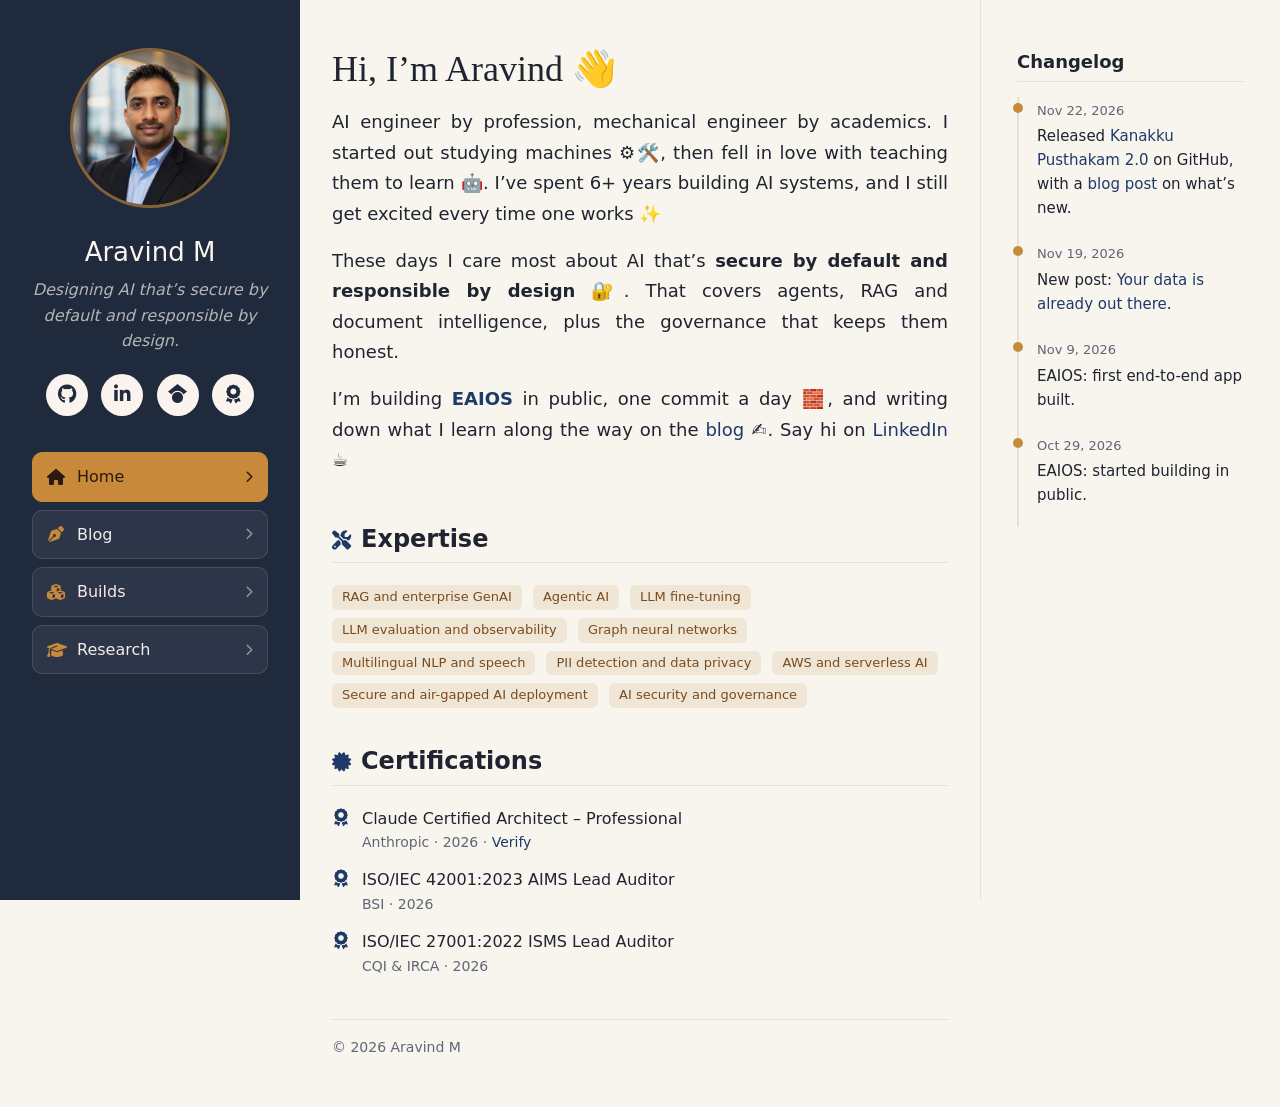
<file: index.html>
<!doctype html>
<html lang="en">
<head>
  <meta charset="utf-8">
  <meta name="viewport" content="width=device-width, initial-scale=1">
  <title>AravI</title>
  <link rel="icon" href="favicon.svg?v=4" type="image/svg+xml">
  <link rel="apple-touch-icon" href="apple-touch-icon.png?v=3">
  <meta name="description" content="Aravind M: AI engineer working on LLMs, RAG, agentic AI and AI security.">
  <link rel="stylesheet" href="https://cdnjs.cloudflare.com/ajax/libs/font-awesome/6.5.2/css/all.min.css" referrerpolicy="no-referrer">
  <link rel="stylesheet" href="style.css?v=29">
</head>
<body>
  <div class="layout">
    <aside class="sidebar">
      <a href="#home" class="home-link" aria-label="Go to home">
        <img src="me.jpeg" alt="Photo of Aravind M" class="avatar">
        <h1>Aravind M</h1>
      </a>
      <p class="tagline">Designing AI that’s secure by default and responsible by design.</p>
      <nav class="links">
        <a href="https://github.com/aravind-muraleedharan" target="_blank" rel="noopener noreferrer" aria-label="GitHub" title="GitHub">
          <i class="fa-brands fa-github" aria-hidden="true"></i>
        </a>
        <a href="https://www.linkedin.com/in/aravindm1991/" target="_blank" rel="noopener noreferrer" aria-label="LinkedIn" title="LinkedIn">
          <i class="fa-brands fa-linkedin-in" aria-hidden="true"></i>
        </a>
        <a href="https://scholar.google.com/citations?hl=en&amp;user=Jkv5EYMAAAAJ" target="_blank" rel="noopener noreferrer" aria-label="Google Scholar" title="Google Scholar">
          <i class="fa-brands fa-google-scholar" aria-hidden="true"></i>
        </a>
        <a href="https://www.credly.com/users/aravind-m-91/badges/credly" target="_blank" rel="noopener noreferrer" aria-label="Credly certifications" title="Certifications on Credly">
          <i class="fa-solid fa-award" aria-hidden="true"></i>
        </a>
      </nav>
      <nav class="sections">
        <a href="#home" class="about-link"><i class="fa-solid fa-house" aria-hidden="true"></i><span>Home</span><i class="fa-solid fa-chevron-right arrow" aria-hidden="true"></i></a>
        <a href="#blog"><i class="fa-solid fa-pen-nib" aria-hidden="true"></i><span>Blog</span><i class="fa-solid fa-chevron-right arrow" aria-hidden="true"></i></a>
        <a href="#builds"><i class="fa-solid fa-cubes" aria-hidden="true"></i><span>Builds</span><i class="fa-solid fa-chevron-right arrow" aria-hidden="true"></i></a>
        <a href="#research"><i class="fa-solid fa-graduation-cap" aria-hidden="true"></i><span>Research</span><i class="fa-solid fa-chevron-right arrow" aria-hidden="true"></i></a>
      </nav>
    </aside>

    <main>
      <section id="summary" class="summary home">
        <h2 class="hello">Hi, I’m Aravind 👋</h2>
        <p>
          AI engineer by profession, mechanical engineer by academics. I started out studying
          machines ⚙️🛠️, then fell in love with teaching them to learn 🤖. I’ve spent 6+ years building AI systems, and I still get excited every
          time one works ✨
        </p>
        <p>
          These days I care most about AI that’s <strong>secure by default and responsible by design</strong> 🔐.
          That covers agents, RAG and document intelligence, plus the governance that keeps them honest.
        </p>
        <p>
          I’m building <a href="https://github.com/aravind-muraleedharan/eaios" target="_blank" rel="noopener noreferrer"><strong>EAIOS</strong></a>
          in public, one commit a day 🧱, and writing down what I learn along the way on the
          <a href="#blog">blog</a> ✍️. Say hi on
          <a href="https://www.linkedin.com/in/aravindm1991/" target="_blank" rel="noopener noreferrer">LinkedIn</a> ☕
        </p>
      </section>

      <section class="focus home">
        <h2><i class="fa-solid fa-screwdriver-wrench section-icon" aria-hidden="true"></i>Expertise</h2>
        <div class="tags">
          <span>RAG and enterprise GenAI</span>
          <span>Agentic AI</span>
          <span>LLM fine-tuning</span>
          <span>LLM evaluation and observability</span>
          <span>Graph neural networks</span>
          <span>Multilingual NLP and speech</span>
          <span>PII detection and data privacy</span>
          <span>AWS and serverless AI</span>
          <span>Secure and air-gapped AI deployment</span>
          <span>AI security and governance</span>
        </div>
      </section>

      <section class="certs home">
        <h2><i class="fa-solid fa-certificate section-icon" aria-hidden="true"></i>Certifications</h2>
        <ul class="cert-list">
          <li>
            <i class="fa-solid fa-award" aria-hidden="true"></i>
            <div>
              <span class="cert-name">Claude Certified Architect – Professional</span>
              <span class="cert-meta">Anthropic · 2026 · <a href="https://www.credly.com/users/aravind-m-91/badges/credly" target="_blank" rel="noopener noreferrer">Verify</a></span>
            </div>
          </li>
          <li>
            <i class="fa-solid fa-award" aria-hidden="true"></i>
            <div>
              <span class="cert-name">ISO/IEC 42001:2023 AIMS Lead Auditor</span>
              <span class="cert-meta">BSI · 2026</span>
            </div>
          </li>
          <li>
            <i class="fa-solid fa-award" aria-hidden="true"></i>
            <div>
              <span class="cert-name">ISO/IEC 27001:2022 ISMS Lead Auditor</span>
              <span class="cert-meta">CQI &amp; IRCA · 2026</span>
            </div>
          </li>
        </ul>
      </section>

      <section id="blog" class="page">
        <h2><i class="fa-solid fa-pen-nib section-icon" aria-hidden="true"></i>Blog</h2>
        <p class="lead">What I wish I’d read before building it. <span class="lead-emoji" aria-hidden="true">😅</span></p>
        <div class="post-list">
          <a class="post-card" href="blog/kanakku-pusthakam-2.html">
            <span class="post-card-meta"><time datetime="2026-11-22">22 Nov 2026</time> · 6 min read · Builds · Privacy</span>
            <span class="post-card-title">Kanakku Pusthakam 2.0: an account book that never leaves your computer 📒</span>
            <span class="post-card-sub">A private, offline account book for Indian households, and what building it taught me.</span>
            <span class="post-card-more">Read post →</span>
          </a>
          <a class="post-card" href="blog/data-is-already-out-there.html">
            <span class="post-card-meta"><time datetime="2026-11-19">19 Nov 2026</time> · 4 min read · Privacy · AI</span>
            <span class="post-card-title">Your data is already out there 🌐</span>
            <span class="post-card-sub">AI makes that a bigger deal. Being safe is now a choice, not a default, with 5 easy swaps to stay safer.</span>
            <span class="post-card-more">Read post →</span>
          </a>
        </div>
      </section>

      <section id="builds" class="page">
        <h2><i class="fa-solid fa-cubes section-icon" aria-hidden="true"></i>Builds</h2>
        <div class="card">
          <h3><a href="https://github.com/aravind-muraleedharan/eaios" target="_blank" rel="noopener noreferrer">EAIOS</a></h3>
          <p>
            An all-in-one platform for enterprises to build, run and govern AI applications responsibly.
            Built in public, one commit a day. Today: a secure chat app backed by Claude, with a versioned
            chat API and configurable system prompts. Next: conversation history, audit log, guardrails,
            a policy engine, RAG and agents.
          </p>
          <div class="tags">
            <span>Python</span><span>FastAPI</span><span>Claude</span><span>AI governance</span>
          </div>
        </div>

        <div class="card">
          <h3><a href="https://github.com/aravind-muraleedharan/dns-malicious-node-detection-gnn" target="_blank" rel="noopener noreferrer">DNS malicious node detection with GNNs</a></h3>
          <p>
            Official implementation of the IEEE ICRAIE 2022 paper “Malicious Node Identification for DNS
            Data Using Graph Convolutional Networks”, featuring large-scale DNS knowledge graph construction
            and GCN-based node classification.
          </p>
          <div class="tags">
            <span>Python</span><span>Graph neural networks</span><span>Cybersecurity</span>
          </div>
        </div>

        <div class="card">
          <h3><a href="https://github.com/aravind-muraleedharan/kanakku-pusthakam" target="_blank" rel="noopener noreferrer">Kanakku Pusthakam</a></h3>
          <p>
            A private personal account book that runs on your own machine, so your data never leaves it.
            Tracks income, expenses, credit cards, investments and loans, with monthly and category reports.
            Login with MFA; data stays in a single local SQLite file.
          </p>
          <div class="tags">
            <span>Python</span><span>Flask</span><span>SQLite</span><span>Privacy-first</span><span>MFA</span>
          </div>
        </div>

        <p class="more"><a href="https://github.com/aravind-muraleedharan?tab=repositories" target="_blank" rel="noopener noreferrer">All repositories on GitHub <i class="fa-solid fa-arrow-up-right-from-square" aria-hidden="true"></i></a></p>
      </section>

      <section id="research" class="page">
        <h2><i class="fa-solid fa-graduation-cap section-icon" aria-hidden="true"></i>Research</h2>
        <p class="lead">From flames <span class="lead-emoji" aria-hidden="true">🔥</span> to neural nets <span class="lead-emoji" aria-hidden="true">🧠</span>: two papers in combustion science, two&nbsp;in&nbsp;AI.</p>
        <div class="papers">
          <article class="paper">
            <div class="paper-year">2023</div>
            <div class="paper-body">
              <div class="paper-badges"><span class="badge field"><i class="fa-solid fa-brain" aria-hidden="true"></i>Medical AI</span><span class="badge pub springer"><i class="fa-solid fa-building-columns" aria-hidden="true"></i>Springer</span></div>
              <h3>Alzheimer's Detection and Prediction on MRI Scans: A Comparative Study</h3>
              <p class="authors">N. Nair, P. Poornachandran, V. G. Sujadevi, <strong>Aravind M</strong></p>
              <p class="venue">Multi-disciplinary Trends in Artificial Intelligence (MIWAI 2023), LNCS</p>
              <div class="paper-links">
              <a class="btn" href="https://doi.org/10.1007/978-3-031-36402-0_22" target="_blank" rel="noopener noreferrer"><i class="fa-solid fa-arrow-up-right-from-square" aria-hidden="true"></i>View paper</a>
              </div>
            </div>
          </article>
          <article class="paper">
            <div class="paper-year">2022</div>
            <div class="paper-body">
              <div class="paper-badges"><span class="badge field"><i class="fa-solid fa-shield-halved" aria-hidden="true"></i>Cybersecurity</span><span class="badge pub ieee"><i class="fa-solid fa-building-columns" aria-hidden="true"></i>IEEE</span></div>
              <h3>Malicious Node Identification for DNS Data Using Graph Convolutional Networks</h3>
              <p class="authors"><strong>Aravind M</strong>, et al.</p>
              <p class="venue">IEEE International Conference on Recent Advances and Innovations in Engineering (ICRAIE)</p>
              <div class="paper-links">
              <a class="btn" href="https://ieeexplore.ieee.org/document/10054347/" target="_blank" rel="noopener noreferrer"><i class="fa-solid fa-arrow-up-right-from-square" aria-hidden="true"></i>View paper</a>
              <a class="btn" href="https://github.com/aravind-muraleedharan/dns-malicious-node-detection-gnn" target="_blank" rel="noopener noreferrer"><i class="fa-brands fa-github" aria-hidden="true"></i>Code</a>
              </div>
            </div>
          </article>
          <article class="paper">
            <div class="paper-year">2021</div>
            <div class="paper-body">
              <div class="paper-badges"><span class="badge field"><i class="fa-solid fa-fire" aria-hidden="true"></i>Combustion</span><span class="badge pub mdpi"><i class="fa-solid fa-building-columns" aria-hidden="true"></i>MDPI</span><span class="badge oa">Open access</span></div>
              <h3>Effect of Burner Wall Material on Microjet Hydrogen Diffusion Flames near Extinction: A Numerical Study</h3>
              <p class="authors"><strong>Aravind M</strong>, et al.</p>
              <p class="venue">Energies, vol. 14, 8266</p>
              <div class="paper-links">
              <a class="btn" href="https://doi.org/10.3390/en14248266" target="_blank" rel="noopener noreferrer"><i class="fa-solid fa-arrow-up-right-from-square" aria-hidden="true"></i>View paper</a>
              </div>
            </div>
          </article>
          <article class="paper">
            <div class="paper-year">2020</div>
            <div class="paper-body">
              <div class="paper-badges"><span class="badge field"><i class="fa-solid fa-fire" aria-hidden="true"></i>Combustion</span><span class="badge pub elsevier"><i class="fa-solid fa-building-columns" aria-hidden="true"></i>Elsevier</span></div>
              <h3>Combustion Characteristics of Syngas Laminar Microjet Diffusion Flames</h3>
              <p class="authors"><strong>Aravind M</strong>, et al.</p>
              <p class="venue">Journal of the Taiwan Institute of Chemical Engineers, vol. 115</p>
              <div class="paper-links">
              <a class="btn" href="https://doi.org/10.1016/j.jtice.2020.10.014" target="_blank" rel="noopener noreferrer"><i class="fa-solid fa-arrow-up-right-from-square" aria-hidden="true"></i>View paper</a>
              </div>
            </div>
          </article>
        </div>
      </section>

      <footer>
        <p>© 2026 Aravind M</p>
      </footer>
    </main>

    <aside class="updates">
      <h2>Changelog</h2>
      <ul>
        <li>
          <time datetime="2026-11-22">Nov 22, 2026</time>
          <p>Released <a href="https://github.com/aravind-muraleedharan/kanakku-pusthakam" target="_blank" rel="noopener noreferrer">Kanakku Pusthakam 2.0</a> on GitHub, with a <a href="blog/kanakku-pusthakam-2.html">blog post</a> on what’s new.</p>
        </li>
        <li>
          <time datetime="2026-11-19">Nov 19, 2026</time>
          <p>New post: <a href="blog/data-is-already-out-there.html">Your data is already out there</a>.</p>
        </li>
        <li>
          <time datetime="2026-11-09">Nov 9, 2026</time>
          <p>EAIOS: first end-to-end app built.</p>
        </li>
        <li>
          <time datetime="2026-10-29">Oct 29, 2026</time>
          <p>EAIOS: started building in public.</p>
        </li>
      </ul>
    </aside>
  </div>
</body>
</html>
</file>
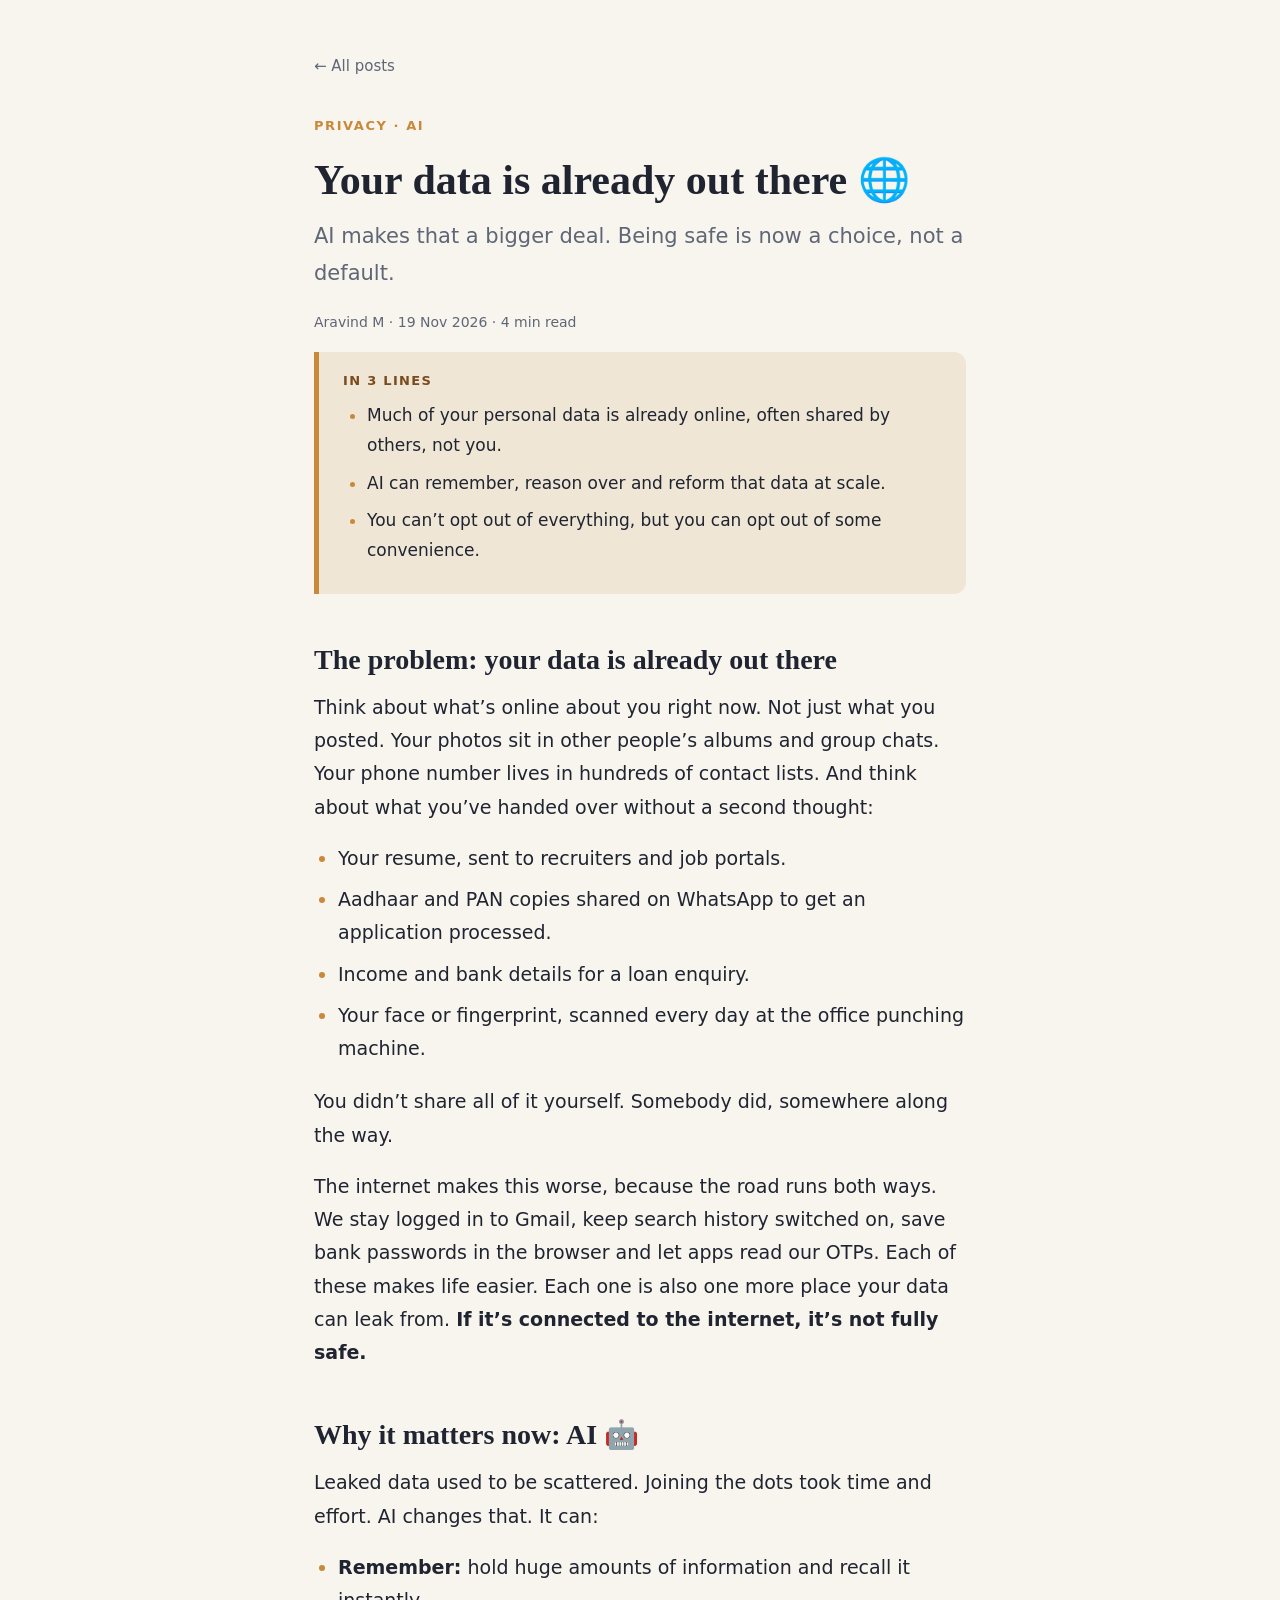
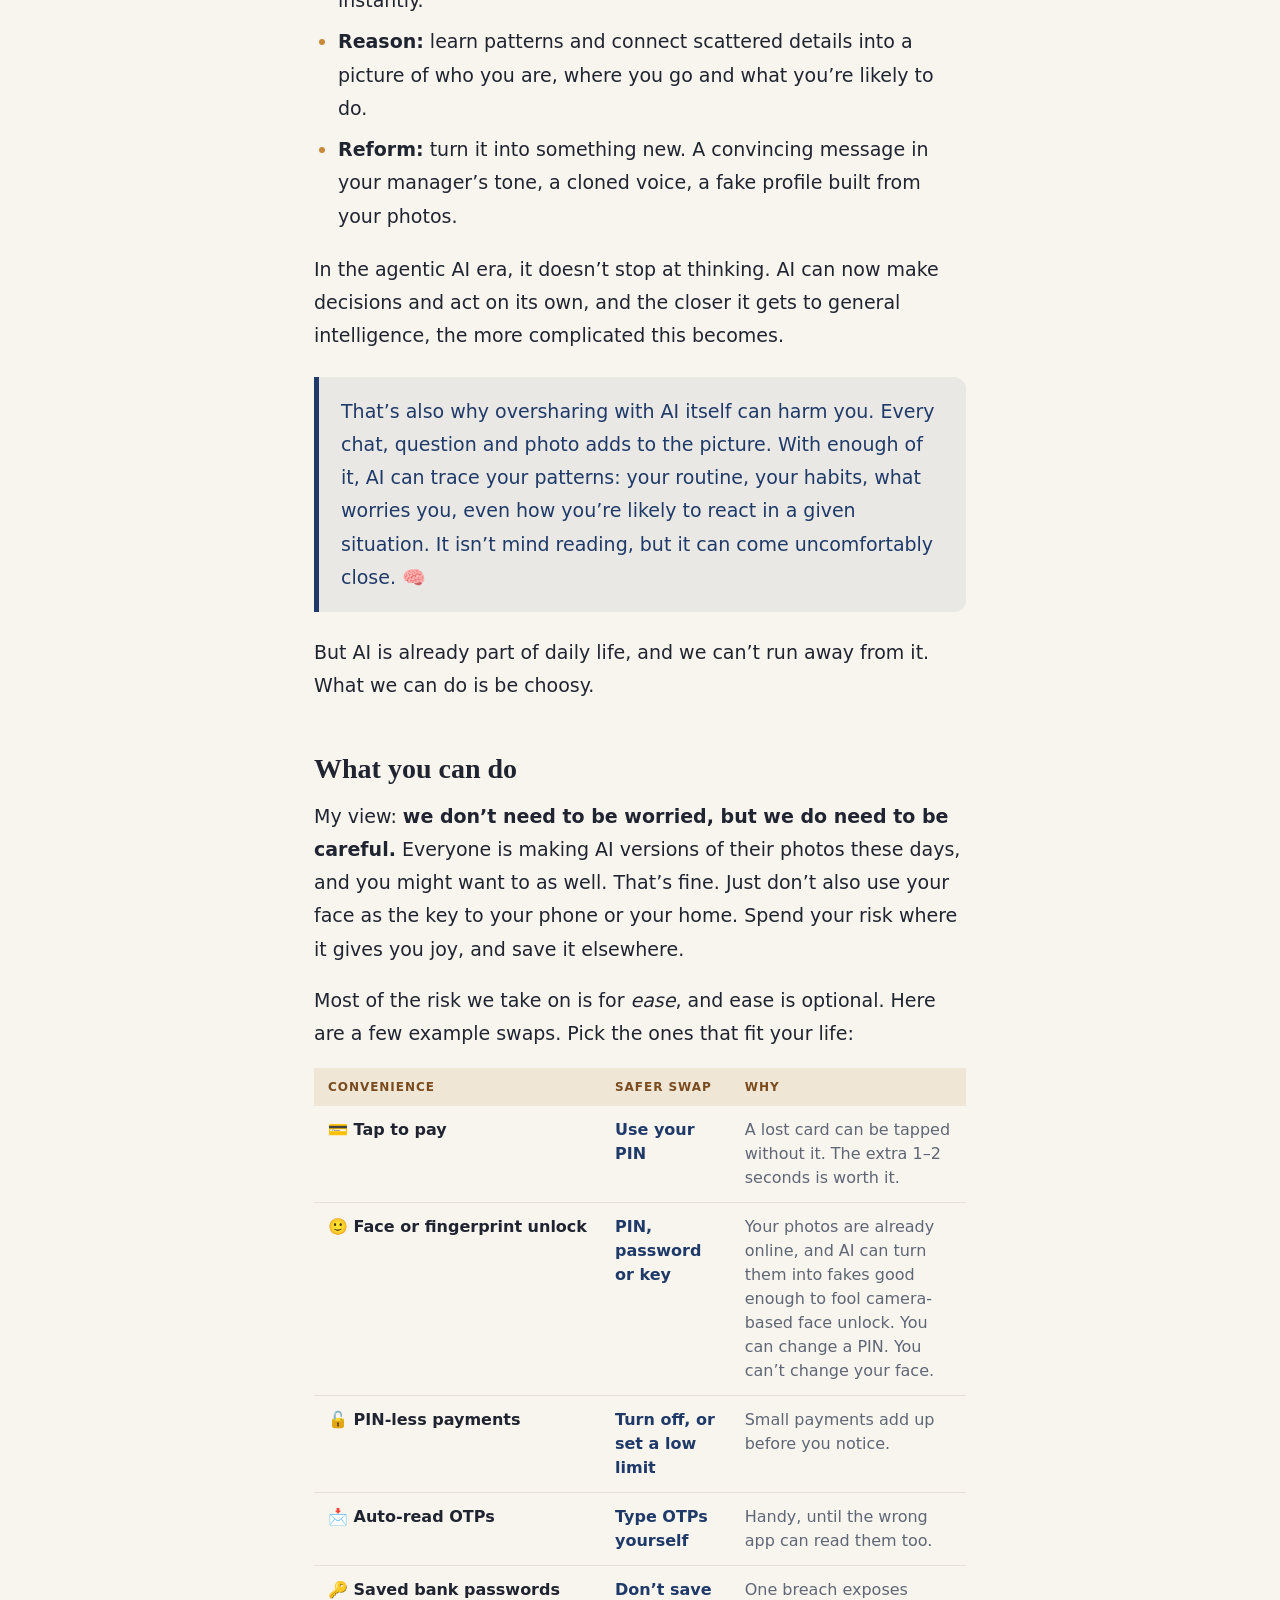
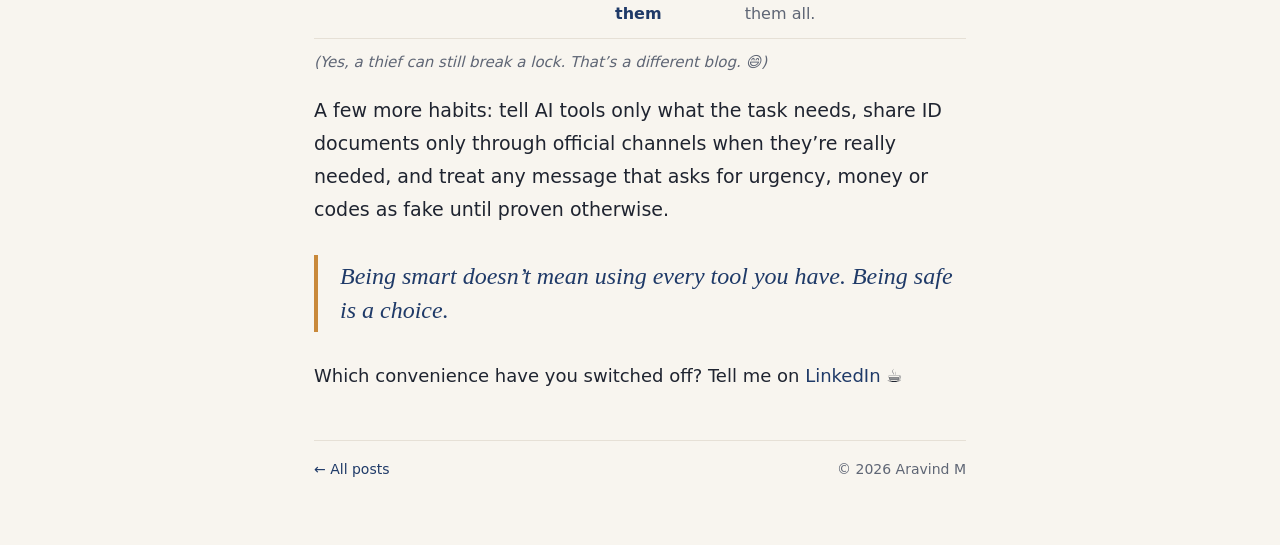
<file: blog/data-is-already-out-there.html>
<!doctype html>
<html lang="en">
<head>
  <meta charset="utf-8">
  <meta name="viewport" content="width=device-width, initial-scale=1">
  <title>Your data is already out there · AravI</title>
  <meta name="description" content="Much of your personal data is already online. AI makes that a bigger deal. Being safe is now a choice, not a default.">
  <link rel="canonical" href="https://aravi.dev/blog/data-is-already-out-there.html">
  <meta property="og:type" content="article">
  <meta property="og:site_name" content="AravI">
  <meta property="og:title" content="Your data is already out there">
  <meta property="og:description" content="Much of your personal data is already online. AI makes that a bigger deal. Being safe is now a choice, not a default.">
  <meta property="og:url" content="https://aravi.dev/blog/data-is-already-out-there.html">
  <meta property="og:image" content="https://aravi.dev/blog/data-is-already-out-there.png">
  <meta property="og:image:width" content="1200">
  <meta property="og:image:height" content="630">
  <meta name="twitter:card" content="summary_large_image">
  <meta name="author" content="Aravind M">
  <link rel="icon" href="../favicon.svg?v=4" type="image/svg+xml">
  <link rel="apple-touch-icon" href="../apple-touch-icon.png?v=3">
  <link rel="stylesheet" href="../style.css?v=29">
  <link rel="stylesheet" href="post.css?v=5">
</head>
<body>
  <article class="post">
    <a class="back" href="../#blog">← All posts</a>

    <header>
      <p class="post-kicker">Privacy · AI</p>
      <h1>Your data is already out there 🌐</h1>
      <p class="post-sub">AI makes that a bigger deal. Being safe is now a choice, not a default.</p>
      <p class="post-meta">Aravind M · <time datetime="2026-11-19">19 Nov 2026</time> · 4 min read</p>
    </header>

    <aside class="tldr">
      <p class="tldr-title">In 3 lines</p>
      <ul>
        <li>Much of your personal data is already online, often shared by others, not you.</li>
        <li>AI can remember, reason over and reform that data at scale.</li>
        <li>You can’t opt out of everything, but you can opt out of some convenience.</li>
      </ul>
    </aside>

    <h2>The problem: your data is already out there</h2>
    <p>
      Think about what’s online about you right now. Not just what you posted. Your photos sit in
      other people’s albums and group chats. Your phone number lives in hundreds of contact lists.
      And think about what you’ve handed over without a second thought:
    </p>
    <ul>
      <li>Your resume, sent to recruiters and job portals.</li>
      <li>Aadhaar and PAN copies shared on WhatsApp to get an application processed.</li>
      <li>Income and bank details for a loan enquiry.</li>
      <li>Your face or fingerprint, scanned every day at the office punching machine.</li>
    </ul>
    <p>
      You didn’t share all of it yourself. Somebody did, somewhere along the way.
    </p>
    <p>
      The internet makes this worse, because the road runs both ways. We stay logged in to Gmail,
      keep search history switched on, save bank passwords in the browser and let apps read our OTPs.
      Each of these makes life easier. Each one is also one more place your data can leak from.
      <strong>If it’s connected to the internet, it’s not fully safe.</strong>
    </p>

    <h2>Why it matters now: AI 🤖</h2>
    <p>
      Leaked data used to be scattered. Joining the dots took time and effort. AI changes that. It can:
    </p>
    <ul>
      <li><strong>Remember:</strong> hold huge amounts of information and recall it instantly.</li>
      <li><strong>Reason:</strong> learn patterns and connect scattered details into a picture of who you are, where you go and what you’re likely to do.</li>
      <li><strong>Reform:</strong> turn it into something new. A convincing message in your manager’s tone, a cloned voice, a fake profile built from your photos.</li>
    </ul>
    <p>
      In the agentic AI era, it doesn’t stop at thinking. AI can now make decisions and act on its
      own, and the closer it gets to general intelligence, the more complicated this becomes.
    </p>
    <p class="highlight">
      That’s also why oversharing with AI itself can harm you. Every chat, question and photo adds to
      the picture. With enough of it, AI can trace your patterns: your routine, your habits, what
      worries you, even how you’re likely to react in a given situation. It isn’t mind reading, but
      it can come uncomfortably close. 🧠
    </p>
    <p>
      But AI is already part of daily life, and we can’t run away from it. What we can do is be choosy.
    </p>

    <h2>What you can do</h2>
    <p>
      My view: <strong>we don’t need to be worried, but we do need to be careful.</strong> Everyone is
      making AI versions of their photos these days, and you might want to as well. That’s fine. Just
      don’t also use your face as the key to your phone or your home. Spend your risk where it gives
      you joy, and save it elsewhere.
    </p>
    <p>
      Most of the risk we take on is for <em>ease</em>, and ease is optional. Here are a few example swaps.
      Pick the ones that fit your life:
    </p>

    <div class="table-wrap">
      <table class="swaps">
        <thead>
          <tr><th>Convenience</th><th>Safer swap</th><th>Why</th></tr>
        </thead>
        <tbody>
          <tr><td>💳 Tap to pay</td><td>Use your PIN</td><td>A lost card can be tapped without it. The extra 1–2 seconds is worth it.</td></tr>
          <tr><td>🙂 Face or fingerprint unlock</td><td>PIN, password or key</td><td>Your photos are already online, and AI can turn them into fakes good enough to fool camera-based face unlock. You can change a PIN. You can’t change your face.</td></tr>
          <tr><td>🔓 PIN-less payments</td><td>Turn off, or set a low limit</td><td>Small payments add up before you notice.</td></tr>
          <tr><td>📩 Auto-read OTPs</td><td>Type OTPs yourself</td><td>Handy, until the wrong app can read them too.</td></tr>
          <tr><td>🔑 Saved bank passwords</td><td>Don’t save them</td><td>One breach exposes them all.</td></tr>
        </tbody>
      </table>
    </div>
    <p class="aside-note">
      (Yes, a thief can still break a lock. That’s a different blog. 😄)
    </p>
    <p>
      A few more habits: tell AI tools only what the task needs, share ID documents only through
      official channels when they’re really needed, and treat any message that asks for urgency, money or codes as fake until proven otherwise.
    </p>

    <blockquote>
      Being smart doesn’t mean using every tool you have. Being safe is a choice.
    </blockquote>

    <p class="post-end">
      Which convenience have you switched off? Tell me on
      <a href="https://www.linkedin.com/in/aravindm1991/" target="_blank" rel="noopener noreferrer">LinkedIn</a> ☕
    </p>

    <footer class="post-foot">
      <a href="../#blog">← All posts</a>
      <span>© 2026 Aravind M</span>
    </footer>
  </article>
</body>
</html>
</file>
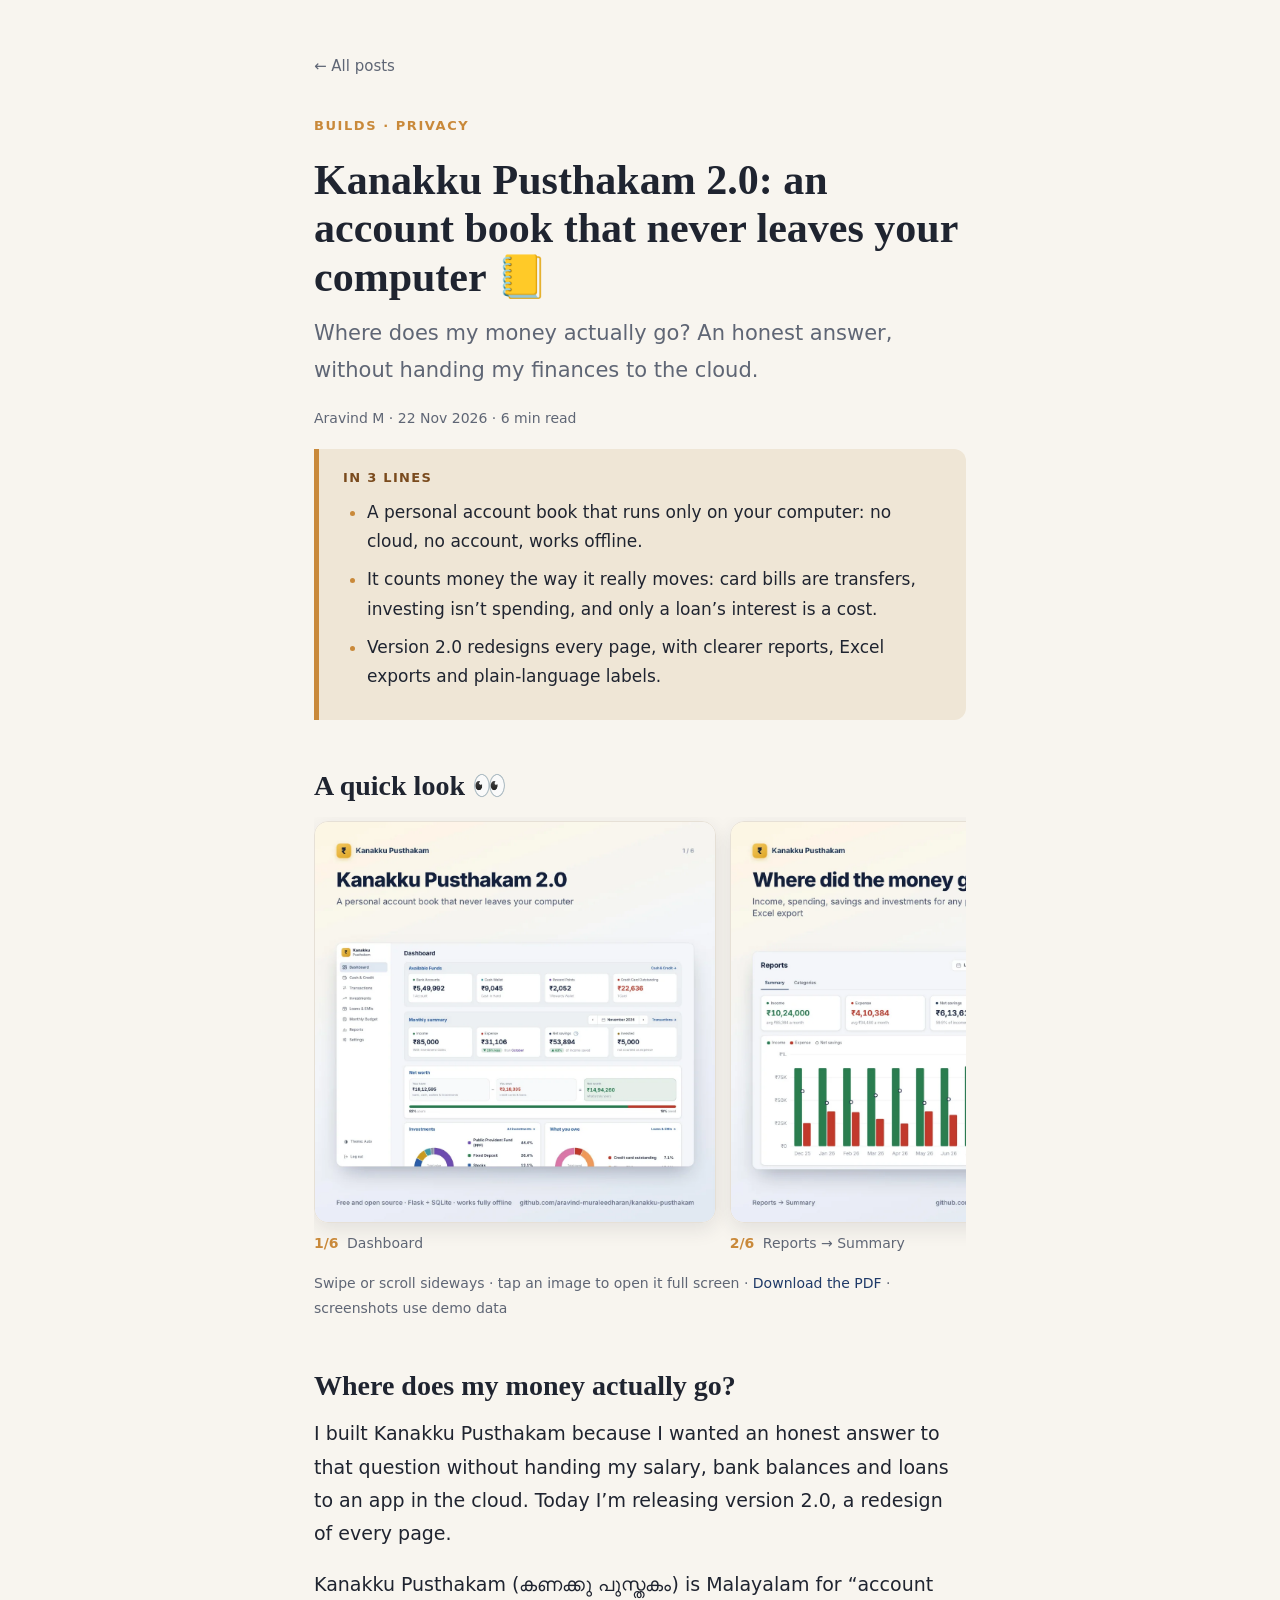
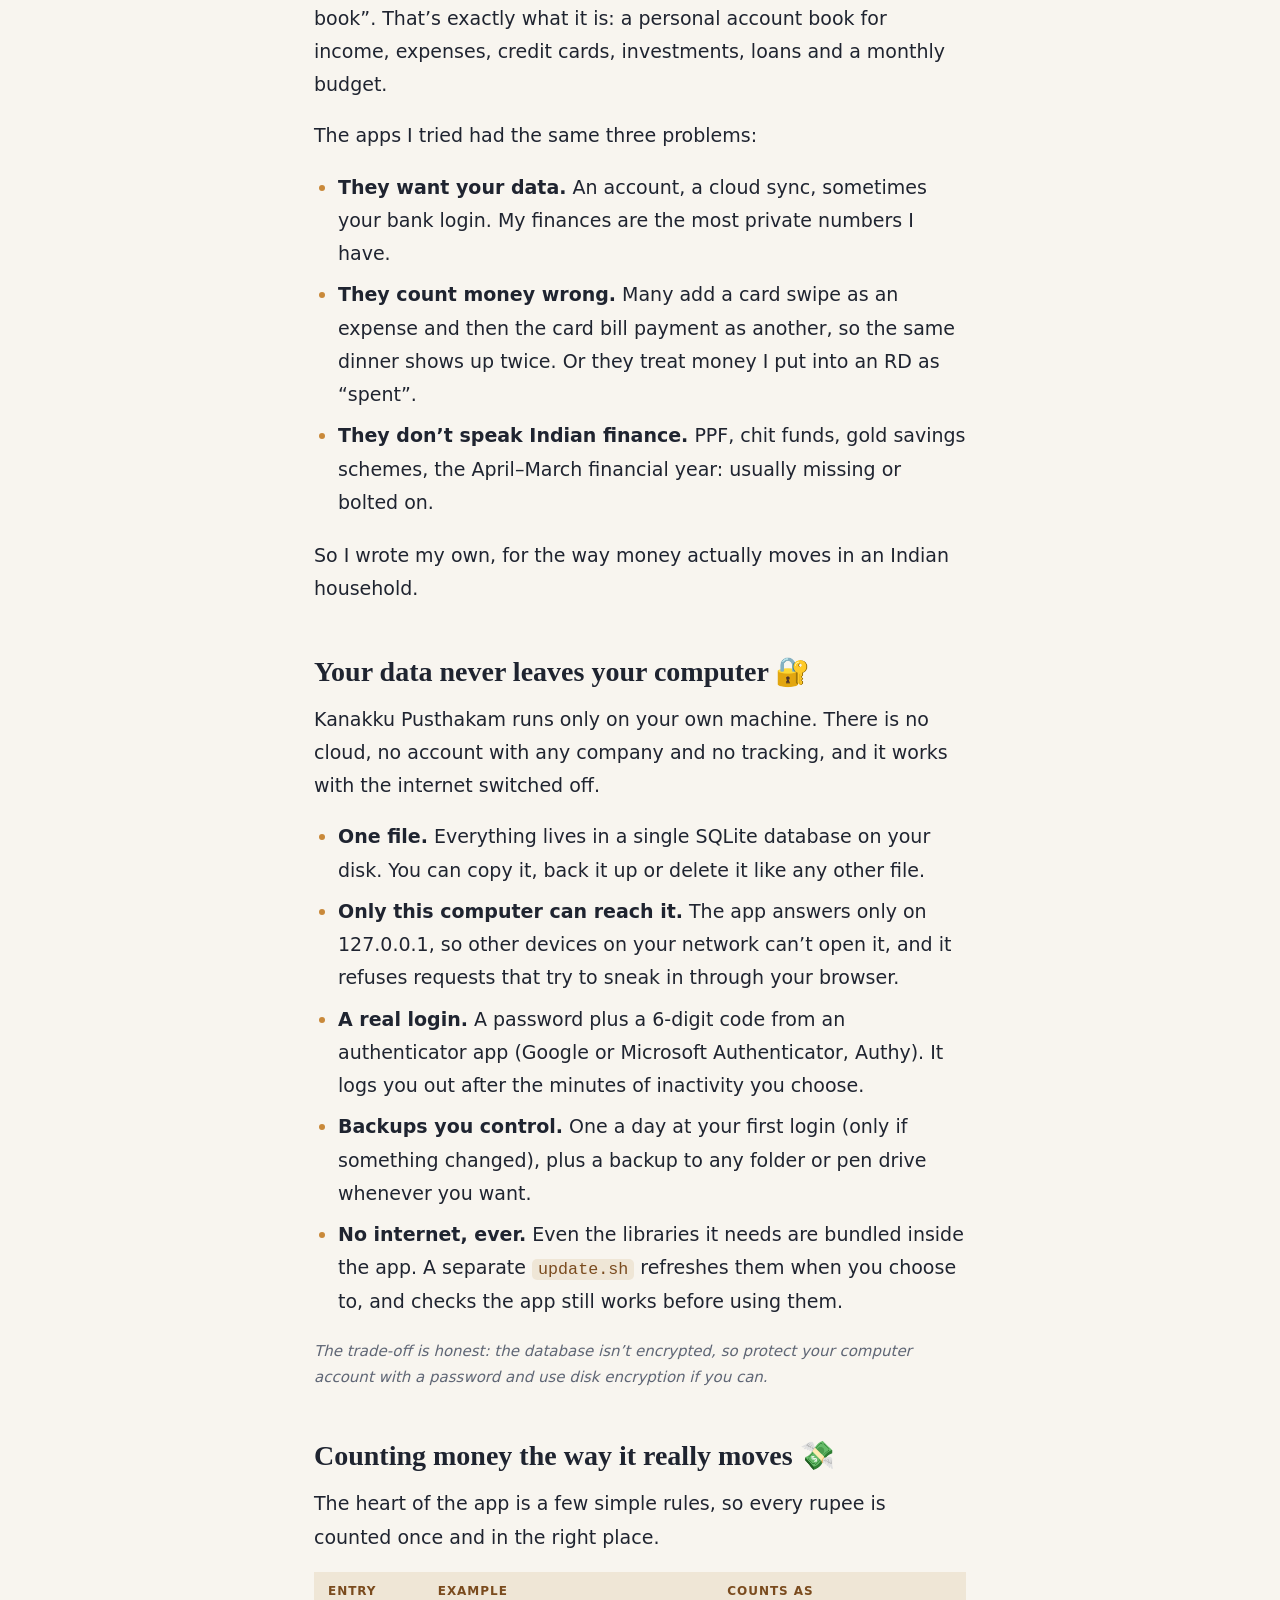
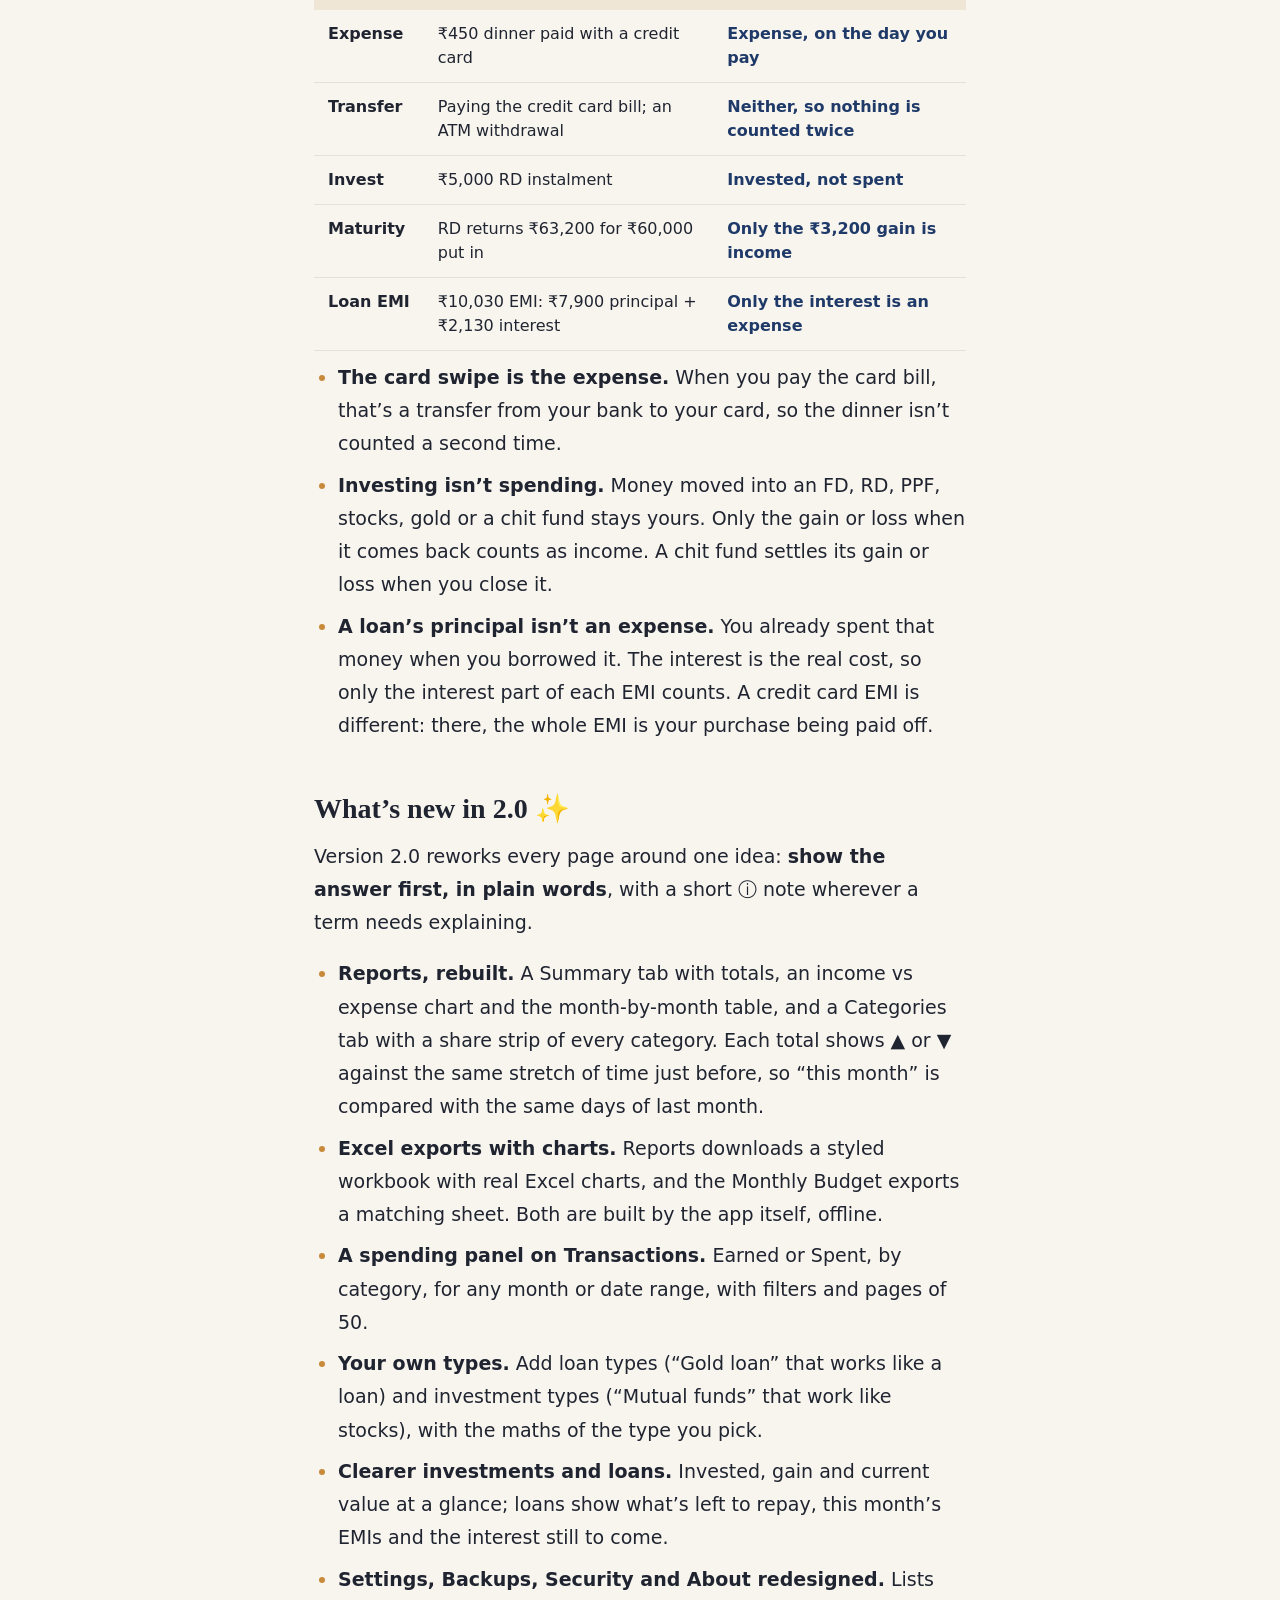
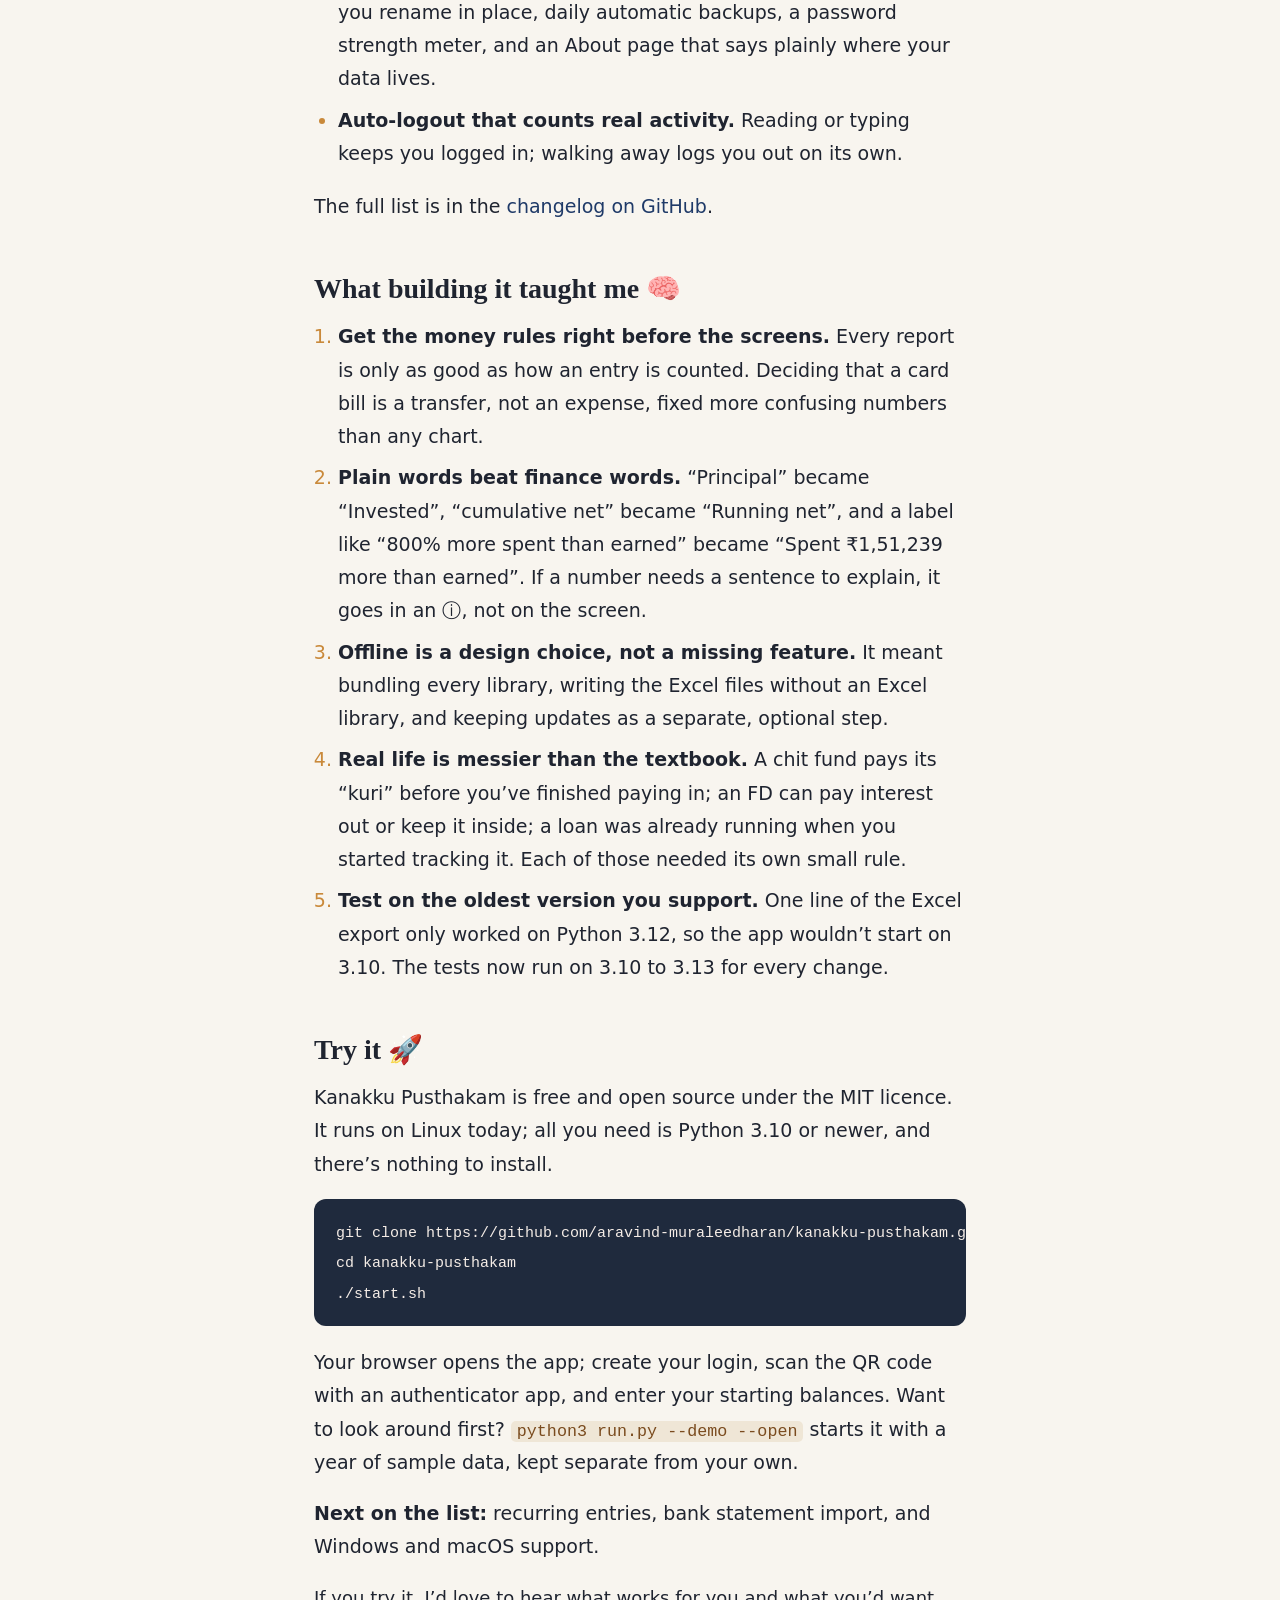
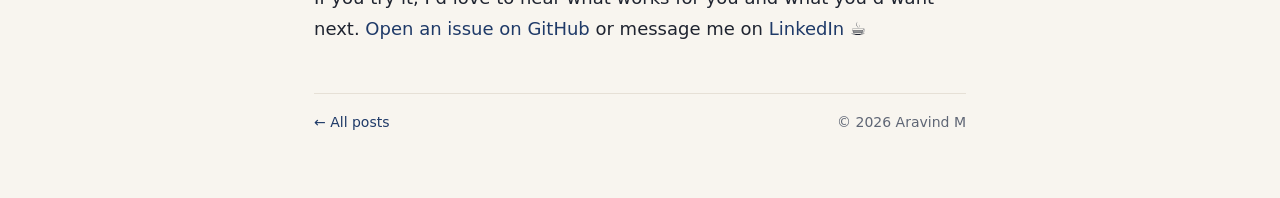
<file: blog/kanakku-pusthakam-2.html>
<!doctype html>
<html lang="en">
<head>
  <meta charset="utf-8">
  <meta name="viewport" content="width=device-width, initial-scale=1">
  <title>Kanakku Pusthakam 2.0: an account book that never leaves your computer · AravI</title>
  <meta name="description" content="A private, offline personal account book for Indian households. Version 2.0 redesigns every page, and counts every rupee once and in the right place.">
  <link rel="canonical" href="https://aravi.dev/blog/kanakku-pusthakam-2.html">
  <meta property="og:type" content="article">
  <meta property="og:site_name" content="AravI">
  <meta property="og:title" content="Kanakku Pusthakam 2.0: an account book that never leaves your computer">
  <meta property="og:description" content="A private, offline personal account book for Indian households. Version 2.0 redesigns every page.">
  <meta property="og:url" content="https://aravi.dev/blog/kanakku-pusthakam-2.html">
  <meta property="og:image" content="https://aravi.dev/blog/kanakku-pusthakam-2.png">
  <meta property="og:image:width" content="1200">
  <meta property="og:image:height" content="630">
  <meta name="twitter:card" content="summary_large_image">
  <meta name="author" content="Aravind M">
  <link rel="icon" href="../favicon.svg?v=4" type="image/svg+xml">
  <link rel="apple-touch-icon" href="../apple-touch-icon.png?v=3">
  <link rel="stylesheet" href="../style.css?v=29">
  <link rel="stylesheet" href="post.css?v=5">
</head>
<body>
  <article class="post">
    <a class="back" href="../#blog">← All posts</a>

    <header>
      <p class="post-kicker">Builds · Privacy</p>
      <h1>Kanakku Pusthakam 2.0: an account book that never leaves your computer 📒</h1>
      <p class="post-sub">Where does my money actually go? An honest answer, without handing my finances to the cloud.</p>
      <p class="post-meta">Aravind M · <time datetime="2026-11-22">22 Nov 2026</time> · 6 min read</p>
    </header>

    <aside class="tldr">
      <p class="tldr-title">In 3 lines</p>
      <ul>
        <li>A personal account book that runs only on your computer: no cloud, no account, works offline.</li>
        <li>It counts money the way it really moves: card bills are transfers, investing isn’t spending, and only a loan’s interest is a cost.</li>
        <li>Version 2.0 redesigns every page, with clearer reports, Excel exports and plain-language labels.</li>
      </ul>
    </aside>

    <h2>A quick look 👀</h2>
    <div class="gallery" id="gallery" aria-label="Screenshots of Kanakku Pusthakam 2.0">
        <figure class="slide">
          <a href="#kp-1" aria-label="Open Dashboard full screen"><img src="kp/kp-dashboard.webp" alt="The Dashboard: available funds, this month’s summary, net worth, investments and loans." width="1080" height="1080" loading="lazy"></a>
          <figcaption><span>1/6</span> Dashboard</figcaption>
        </figure>
        <figure class="slide">
          <a href="#kp-2" aria-label="Open Reports → Summary full screen"><img src="kp/kp-reports-summary.webp" alt="Reports: income, spending, savings and investments for any period, with an Excel export." width="1080" height="1080" loading="lazy"></a>
          <figcaption><span>2/6</span> Reports → Summary</figcaption>
        </figure>
        <figure class="slide">
          <a href="#kp-3" aria-label="Open Reports → Categories full screen"><img src="kp/kp-reports-categories.webp" alt="Every rupee by category: a strip for the year, then month by month." width="1080" height="1080" loading="lazy"></a>
          <figcaption><span>3/6</span> Reports → Categories</figcaption>
        </figure>
        <figure class="slide">
          <a href="#kp-4" aria-label="Open Settings → About full screen"><img src="kp/kp-about.webp" alt="The About page says plainly where your data lives." width="1080" height="1080" loading="lazy"></a>
          <figcaption><span>4/6</span> Settings → About</figcaption>
        </figure>
        <figure class="slide">
          <a href="#kp-5" aria-label="Open Settings → Backups full screen"><img src="kp/kp-backups.webp" alt="Backed up every day by itself, plus a copy to a pen drive whenever you choose." width="1080" height="1080" loading="lazy"></a>
          <figcaption><span>5/6</span> Settings → Backups</figcaption>
        </figure>
        <figure class="slide">
          <a href="#kp-6" aria-label="Open Light or dark, laptop or phone full screen"><img src="kp/kp-light-dark.webp" alt="Light or dark, laptop or phone: same app, same data." width="1080" height="1080" loading="lazy"></a>
          <figcaption><span>6/6</span> Light or dark, laptop or phone</figcaption>
        </figure>
    </div>
    <p class="gallery-note">
      Swipe or scroll sideways · tap an image to open it full screen ·
      <a href="kp/kanakku-pusthakam-2.0-carousel.pdf" download>Download the PDF</a> · screenshots use demo data
    </p>
    <!-- Full-screen viewer: opens when a slide is clicked (CSS only). -->
    <div class="lightbox" role="dialog" aria-label="Screenshots, full screen">
      <a class="lb-close" href="#gallery" aria-label="Close">✕</a>
      <div class="lb-track">
        <figure class="lb-slide" id="kp-1">
          <img src="kp/kp-dashboard.webp" alt="The Dashboard: available funds, this month’s summary, net worth, investments and loans." loading="lazy">
          <figcaption><span>1/6</span> Dashboard</figcaption>
          <a class="lb-prev" href="#kp-6" aria-label="Previous">‹</a>
          <a class="lb-next" href="#kp-2" aria-label="Next">›</a>
        </figure>
        <figure class="lb-slide" id="kp-2">
          <img src="kp/kp-reports-summary.webp" alt="Reports: income, spending, savings and investments for any period, with an Excel export." loading="lazy">
          <figcaption><span>2/6</span> Reports → Summary</figcaption>
          <a class="lb-prev" href="#kp-1" aria-label="Previous">‹</a>
          <a class="lb-next" href="#kp-3" aria-label="Next">›</a>
        </figure>
        <figure class="lb-slide" id="kp-3">
          <img src="kp/kp-reports-categories.webp" alt="Every rupee by category: a strip for the year, then month by month." loading="lazy">
          <figcaption><span>3/6</span> Reports → Categories</figcaption>
          <a class="lb-prev" href="#kp-2" aria-label="Previous">‹</a>
          <a class="lb-next" href="#kp-4" aria-label="Next">›</a>
        </figure>
        <figure class="lb-slide" id="kp-4">
          <img src="kp/kp-about.webp" alt="The About page says plainly where your data lives." loading="lazy">
          <figcaption><span>4/6</span> Settings → About</figcaption>
          <a class="lb-prev" href="#kp-3" aria-label="Previous">‹</a>
          <a class="lb-next" href="#kp-5" aria-label="Next">›</a>
        </figure>
        <figure class="lb-slide" id="kp-5">
          <img src="kp/kp-backups.webp" alt="Backed up every day by itself, plus a copy to a pen drive whenever you choose." loading="lazy">
          <figcaption><span>5/6</span> Settings → Backups</figcaption>
          <a class="lb-prev" href="#kp-4" aria-label="Previous">‹</a>
          <a class="lb-next" href="#kp-6" aria-label="Next">›</a>
        </figure>
        <figure class="lb-slide" id="kp-6">
          <img src="kp/kp-light-dark.webp" alt="Light or dark, laptop or phone: same app, same data." loading="lazy">
          <figcaption><span>6/6</span> Light or dark, laptop or phone</figcaption>
          <a class="lb-prev" href="#kp-5" aria-label="Previous">‹</a>
          <a class="lb-next" href="#kp-1" aria-label="Next">›</a>
        </figure>
      </div>
    </div>

    <h2>Where does my money actually go?</h2>
    <p>
      I built Kanakku Pusthakam because I wanted an honest answer to that question without handing my
      salary, bank balances and loans to an app in the cloud. Today I’m releasing version 2.0, a
      redesign of every page.
    </p>
    <p>
      Kanakku Pusthakam (<span lang="ml">കണക്കു പുസ്തകം</span>) is Malayalam for “account book”. That’s
      exactly what it is: a personal account book for income, expenses, credit cards, investments,
      loans and a monthly budget.
    </p>
    <p>The apps I tried had the same three problems:</p>
    <ul>
      <li><strong>They want your data.</strong> An account, a cloud sync, sometimes your bank login. My finances are the most private numbers I have.</li>
      <li><strong>They count money wrong.</strong> Many add a card swipe as an expense and then the card bill payment as another, so the same dinner shows up twice. Or they treat money I put into an RD as “spent”.</li>
      <li><strong>They don’t speak Indian finance.</strong> PPF, chit funds, gold savings schemes, the April–March financial year: usually missing or bolted on.</li>
    </ul>
    <p>So I wrote my own, for the way money actually moves in an Indian household.</p>


    <h2>Your data never leaves your computer 🔐</h2>
    <p>
      Kanakku Pusthakam runs only on your own machine. There is no cloud, no account with any company
      and no tracking, and it works with the internet switched off.
    </p>
    <ul>
      <li><strong>One file.</strong> Everything lives in a single SQLite database on your disk. You can copy it, back it up or delete it like any other file.</li>
      <li><strong>Only this computer can reach it.</strong> The app answers only on 127.0.0.1, so other devices on your network can’t open it, and it refuses requests that try to sneak in through your browser.</li>
      <li><strong>A real login.</strong> A password plus a 6-digit code from an authenticator app (Google or Microsoft Authenticator, Authy). It logs you out after the minutes of inactivity you choose.</li>
      <li><strong>Backups you control.</strong> One a day at your first login (only if something changed), plus a backup to any folder or pen drive whenever you want.</li>
      <li><strong>No internet, ever.</strong> Even the libraries it needs are bundled inside the app. A separate <code>update.sh</code> refreshes them when you choose to, and checks the app still works before using them.</li>
    </ul>
    <p class="aside-note">
      The trade-off is honest: the database isn’t encrypted, so protect your computer account with a
      password and use disk encryption if you can.
    </p>

    <h2>Counting money the way it really moves 💸</h2>
    <p>
      The heart of the app is a few simple rules, so every rupee is counted once and in the right place.
    </p>

    <div class="table-wrap">
      <table class="swaps rules">
        <thead>
          <tr><th>Entry</th><th>Example</th><th>Counts as</th></tr>
        </thead>
        <tbody>
          <tr><td>Expense</td><td>₹450 dinner paid with a credit card</td><td>Expense, on the day you pay</td></tr>
          <tr><td>Transfer</td><td>Paying the credit card bill; an ATM withdrawal</td><td>Neither, so nothing is counted twice</td></tr>
          <tr><td>Invest</td><td>₹5,000 RD instalment</td><td>Invested, not spent</td></tr>
          <tr><td>Maturity</td><td>RD returns ₹63,200 for ₹60,000 put in</td><td>Only the ₹3,200 gain is income</td></tr>
          <tr><td>Loan EMI</td><td>₹10,030 EMI: ₹7,900 principal + ₹2,130 interest</td><td>Only the interest is an expense</td></tr>
        </tbody>
      </table>
    </div>

    <ul>
      <li><strong>The card swipe is the expense.</strong> When you pay the card bill, that’s a transfer from your bank to your card, so the dinner isn’t counted a second time.</li>
      <li><strong>Investing isn’t spending.</strong> Money moved into an FD, RD, PPF, stocks, gold or a chit fund stays yours. Only the gain or loss when it comes back counts as income. A chit fund settles its gain or loss when you close it.</li>
      <li><strong>A loan’s principal isn’t an expense.</strong> You already spent that money when you borrowed it. The interest is the real cost, so only the interest part of each EMI counts. A credit card EMI is different: there, the whole EMI is your purchase being paid off.</li>
    </ul>

    <h2>What’s new in 2.0 ✨</h2>
    <p>
      Version 2.0 reworks every page around one idea: <strong>show the answer first, in plain words</strong>,
      with a short ⓘ note wherever a term needs explaining.
    </p>
    <ul>
      <li><strong>Reports, rebuilt.</strong> A Summary tab with totals, an income vs expense chart and the month-by-month table, and a Categories tab with a share strip of every category. Each total shows ▲ or ▼ against the same stretch of time just before, so “this month” is compared with the same days of last month.</li>
      <li><strong>Excel exports with charts.</strong> Reports downloads a styled workbook with real Excel charts, and the Monthly Budget exports a matching sheet. Both are built by the app itself, offline.</li>
      <li><strong>A spending panel on Transactions.</strong> Earned or Spent, by category, for any month or date range, with filters and pages of 50.</li>
      <li><strong>Your own types.</strong> Add loan types (“Gold loan” that works like a loan) and investment types (“Mutual funds” that work like stocks), with the maths of the type you pick.</li>
      <li><strong>Clearer investments and loans.</strong> Invested, gain and current value at a glance; loans show what’s left to repay, this month’s EMIs and the interest still to come.</li>
      <li><strong>Settings, Backups, Security and About redesigned.</strong> Lists you rename in place, daily automatic backups, a password strength meter, and an About page that says plainly where your data lives.</li>
      <li><strong>Auto-logout that counts real activity.</strong> Reading or typing keeps you logged in; walking away logs you out on its own.</li>
    </ul>
    <p>
      The full list is in the
      <a href="https://github.com/aravind-muraleedharan/kanakku-pusthakam" target="_blank" rel="noopener noreferrer">changelog on GitHub</a>.
    </p>

    <h2>What building it taught me 🧠</h2>
    <ol>
      <li><strong>Get the money rules right before the screens.</strong> Every report is only as good as how an entry is counted. Deciding that a card bill is a transfer, not an expense, fixed more confusing numbers than any chart.</li>
      <li><strong>Plain words beat finance words.</strong> “Principal” became “Invested”, “cumulative net” became “Running net”, and a label like “800% more spent than earned” became “Spent ₹1,51,239 more than earned”. If a number needs a sentence to explain, it goes in an ⓘ, not on the screen.</li>
      <li><strong>Offline is a design choice, not a missing feature.</strong> It meant bundling every library, writing the Excel files without an Excel library, and keeping updates as a separate, optional step.</li>
      <li><strong>Real life is messier than the textbook.</strong> A chit fund pays its “kuri” before you’ve finished paying in; an FD can pay interest out or keep it inside; a loan was already running when you started tracking it. Each of those needed its own small rule.</li>
      <li><strong>Test on the oldest version you support.</strong> One line of the Excel export only worked on Python 3.12, so the app wouldn’t start on 3.10. The tests now run on 3.10 to 3.13 for every change.</li>
    </ol>

    <h2>Try it 🚀</h2>
    <p>
      Kanakku Pusthakam is free and open source under the MIT licence. It runs on Linux today; all you
      need is Python 3.10 or newer, and there’s nothing to install.
    </p>
<pre><code>git clone https://github.com/aravind-muraleedharan/kanakku-pusthakam.git
cd kanakku-pusthakam
./start.sh</code></pre>
    <p>
      Your browser opens the app; create your login, scan the QR code with an authenticator app, and
      enter your starting balances. Want to look around first? <code>python3 run.py --demo --open</code>
      starts it with a year of sample data, kept separate from your own.
    </p>
    <p>
      <strong>Next on the list:</strong> recurring entries, bank statement import, and Windows and macOS support.
    </p>

    <p class="post-end">
      If you try it, I’d love to hear what works for you and what you’d want next.
      <a href="https://github.com/aravind-muraleedharan/kanakku-pusthakam/issues" target="_blank" rel="noopener noreferrer">Open an issue on GitHub</a>
      or message me on
      <a href="https://www.linkedin.com/in/aravindm1991/" target="_blank" rel="noopener noreferrer">LinkedIn</a> ☕
    </p>

    <footer class="post-foot">
      <a href="../#blog">← All posts</a>
      <span>© 2026 Aravind M</span>
    </footer>
  </article>
</body>
</html>
</file>
<file: style.css>
/* ===== Colors ===== */
:root {
  --text: #1a1a1a;
  --muted: #666;
  --link: #2563eb;
  --bg: #ffffff;
  --panel: #f6f7f9;
  --line: #e5e5e5;
  --tag-bg: #eef3ff;
  --tag-text: #1e40af;
}

@media (prefers-color-scheme: dark) {
  :root {
    --text: #e8e8e8;
    --muted: #a0a0a0;
    --link: #6ea8ff;
    --bg: #121212;
    --panel: #1a1b1e;
    --line: #2a2a2a;
    --tag-bg: #1c2740;
    --tag-text: #a9c4ff;
  }
}

/* ===== Base ===== */
* { box-sizing: border-box; }

body {
  margin: 0;
  font-family: system-ui, sans-serif;
  line-height: 1.6;
  color: var(--text);
  background: var(--bg);
}

a, a:visited { color: var(--link); text-decoration: none; }
a:hover { text-decoration: underline; }

h2 { margin-top: 0; padding-bottom: 4px; border-bottom: 1px solid var(--line); }
h3 { margin: 0 0 4px; }
section { margin-bottom: 28px; scroll-margin-top: 24px; }

/* Small icon before a section heading. */
.section-icon {
  font-size: 0.8em;
  margin-right: 10px;
  color: var(--link);
}

/* ===== Layout: profile, content, changelog ===== */
.layout {
  display: grid;
  grid-template-columns: minmax(300px, 22vw) minmax(0, 1fr) minmax(300px, 22vw);
  min-height: 100vh;
}

/* ===== Left sidebar ===== */
.sidebar {
  position: sticky;
  top: 0;
  height: 100vh;
  padding: 48px 32px;
  background: var(--panel);
  border-right: 1px solid var(--line);
  text-align: center;
}

/* Photo and name link back to the home view, without looking like a link. */
.home-link,
.home-link:visited {
  display: block;
  color: var(--text);
}
.home-link:hover { text-decoration: none; }
.home-link:hover .avatar { opacity: 0.9; }

.avatar {
  width: 160px;
  height: 160px;
  border-radius: 50%;
  object-fit: cover;
}

.sidebar h1 { font-weight: 500; font-size: 26px; margin: 16px 0 4px; }
.tagline { font-style: italic; color: var(--muted); margin-top: 0; }

/* Round icon buttons: GitHub, LinkedIn, Scholar, Credly. */
.links a,
.links a:visited {
  display: inline-flex;
  align-items: center;
  justify-content: center;
  width: 42px;
  height: 42px;
  margin: 4px;
  border-radius: 50%;
  background: var(--text);
  color: var(--bg);
  font-size: 19px;
}
.links a:hover { opacity: 0.8; text-decoration: none; }

/* Sidebar menu: card-like buttons with icon, label and arrow. */
.sections {
  display: flex;
  flex-direction: column;
  gap: 8px;
  margin-top: 32px;
  text-align: left;
}
.sections a,
.sections a:visited {
  display: flex;
  align-items: center;
  gap: 12px;
  padding: 11px 14px;
  border: 1px solid var(--line);
  border-radius: 10px;
  background: var(--bg);
  color: var(--text);
  font-weight: 500;
  cursor: pointer;
  transition: border-color 0.15s, background 0.15s, transform 0.15s;
}
.sections a i:first-child {
  width: 18px;
  text-align: center;
  color: var(--link);
}
.sections a span { flex: 1; }
.sections .arrow {
  font-size: 12px;
  color: var(--muted);
  transition: transform 0.15s;
}
.sections a:hover {
  border-color: var(--link);
  background: var(--bg);
  text-decoration: none;
  transform: translateX(2px);
}
.sections a:hover .arrow { transform: translateX(3px); color: var(--link); }
.sections a:focus-visible { outline: 2px solid var(--link); outline-offset: 2px; }

/* ===== One view at a time ===== */
/* Home (summary, expertise, certifications) by default,
   or the section picked in the sidebar menu. */
.page { display: none; }
.page:target { display: block; }
main:has(.page:target) .home { display: none; }

/* Active menu item: accent border and tinted background. */
.layout:has(#blog:target) .sections a[href="#blog"],
.layout:has(#builds:target) .sections a[href="#builds"],
.layout:has(#research:target) .sections a[href="#research"],
.layout:not(:has(.page:target)) .sections .about-link {
  border-color: var(--link);
  background: var(--tag-bg);
  color: var(--text);
}

/* ===== Middle content column ===== */
/* The footer stays at the bottom of the screen, even when content is short. */
main {
  width: 100%;
  max-width: 680px;
  margin: 0 auto;
  padding: 48px 32px;
  display: flex;
  flex-direction: column;
  min-height: 100vh;
}
main footer {
  margin-top: auto;
  padding-top: 16px;
  border-top: 1px solid var(--line);
  color: var(--muted);
  font-size: 14px;
}
main footer p { margin: 0; }

/* ===== Home: greeting and summary ===== */
.hello {
  font-size: 36px;
  font-weight: 600;
  line-height: 1.2;
  margin: 0 0 16px;
  padding: 0;
  border-bottom: none;
}

.summary p {
  font-size: 18px;
  line-height: 1.7;
  margin: 0 0 16px;
  text-align: justify;
  hyphens: auto;
}

/* Tags: Expertise and project cards. */
.tags span {
  display: inline-block;
  margin: 0 6px 6px 0;
  padding: 2px 10px;
  border-radius: 6px;
  background: var(--tag-bg);
  color: var(--tag-text);
  font-size: 13px;
}

/* Certifications list. */
.cert-list { list-style: none; margin: 0; padding: 0; }
.cert-list li { display: flex; gap: 12px; align-items: flex-start; margin-bottom: 14px; }
.cert-list li > i { color: var(--link); font-size: 18px; margin-top: 3px; width: 18px; text-align: center; }
.cert-name { display: block; font-weight: 500; }
.cert-meta { display: block; font-size: 14px; color: var(--muted); }

/* ===== Intro lines (Blog and Research) ===== */
.lead { color: var(--muted); margin-top: 0; }

#blog .lead, #research .lead {
  font-family: Georgia, "Times New Roman", serif;
  font-style: italic;
  font-size: 18px;
  line-height: 1.4;
  margin: 4px 0 20px;
  text-wrap: balance;
  color: var(--link);
  background: linear-gradient(90deg, #2563eb, #7c3aed);
  -webkit-background-clip: text;
  background-clip: text;
  -webkit-text-fill-color: transparent;
}
@media (prefers-color-scheme: dark) {
  #blog .lead, #research .lead {
    background: linear-gradient(90deg, #6ea8ff, #b69cff);
    -webkit-background-clip: text;
    background-clip: text;
  }
}
/* Research line on a single row on wide screens, where it fits. */


/* ===== Blog ===== */
.empty {
  padding: 14px 18px;
  border: 1px dashed var(--line);
  border-radius: 10px;
  color: var(--muted);
}

/* ===== Builds: project cards ===== */
.card {
  padding: 18px 20px;
  border: 1px solid var(--line);
  border-radius: 12px;
  transition: border-color 0.15s;
}
.card + .card { margin-top: 16px; }
.card:hover { border-color: var(--link); }
.card p { margin: 0 0 12px; }

.more { margin-top: 20px; font-size: 15px; color: var(--muted); }
.more i { font-size: 12px; margin-left: 4px; }

/* ===== Research: publication cards ===== */
.papers { display: flex; flex-direction: column; gap: 16px; }
.paper {
  display: flex;
  gap: 18px;
  padding: 18px 20px;
  border: 1px solid var(--line);
  border-radius: 12px;
  transition: border-color 0.15s, transform 0.15s;
}
.paper:hover { border-color: var(--link); transform: translateY(-1px); }
.paper-year {
  flex: 0 0 auto;
  font-size: 15px;
  font-weight: 600;
  color: var(--link);
  padding-top: 2px;
  min-width: 42px;
}
.paper-body { min-width: 0; }
.paper h3 { font-size: 17px; line-height: 1.4; margin: 0 0 6px; }
.paper .authors { margin: 0; font-size: 14px; color: var(--muted); }
.paper .authors strong { color: var(--text); font-weight: 600; }
.paper .venue { margin: 2px 0 12px; font-size: 14px; font-style: italic; color: var(--muted); }

/* Badges: field, publisher (pink), open access (green). */
.paper-badges { display: flex; flex-wrap: wrap; gap: 6px; margin-bottom: 8px; }
.badge {
  display: inline-flex;
  align-items: center;
  gap: 6px;
  font-size: 12px;
  padding: 2px 9px;
  border-radius: 999px;
  border: 1px solid var(--line);
  color: var(--muted);
}
.badge.field { background: var(--tag-bg); color: var(--tag-text); border-color: transparent; }
.badge.pub {
  font-weight: 600;
  border-color: transparent;
  background: #fbeaf0;
  color: #993556;
}
.badge.pub i { font-size: 11px; }
.badge.oa { color: #15803d; border-color: #86efac; }
@media (prefers-color-scheme: dark) {
  .badge.pub { background: #4b1528; color: #f4c0d1; }
}

/* Buttons: View paper, Code. */
.paper-links { display: flex; gap: 8px; flex-wrap: wrap; }
.btn, .btn:visited {
  display: inline-flex;
  align-items: center;
  gap: 6px;
  padding: 5px 12px;
  font-size: 13px;
  font-weight: 500;
  border: 1px solid var(--line);
  border-radius: 8px;
  color: var(--text);
}
.btn i { color: var(--link); }
.btn:hover { border-color: var(--link); text-decoration: none; }

/* ===== Right sidebar: changelog ===== */
.updates {
  position: sticky;
  top: 0;
  height: 100vh;
  overflow-y: auto;
  padding: 48px 36px;
  border-left: 1px solid var(--line);
}
.updates h2 { font-size: 18px; }
.updates ul { list-style: none; margin: 0; padding: 0; }
.updates li {
  position: relative;
  padding: 0 0 20px 18px;
  border-left: 2px solid var(--line);
}
.updates li::before {
  content: "";
  position: absolute;
  left: -6px;
  top: 6px;
  width: 10px;
  height: 10px;
  border-radius: 50%;
  background: var(--link);
}
.updates time { font-size: 13px; color: var(--muted); }
.updates p { margin: 2px 0 0; font-size: 15px; }

/* ===== Medium screens: changelog moves below the content ===== */
@media (max-width: 1200px) {
  .layout { grid-template-columns: 300px minmax(0, 1fr); }
  .updates {
    grid-column: 2;
    position: static;
    height: auto;
    border-left: none;
    padding: 0 32px 48px;
    max-width: 680px;
    width: 100%;
    margin: 0 auto;
  }
}

/* ===== Phones: everything in one column ===== */
@media (max-width: 760px) {
  .layout { grid-template-columns: 1fr; }
  .sidebar {
    position: static;
    height: auto;
    border-right: none;
    border-bottom: 1px solid var(--line);
  }
  /* Menu becomes a row of compact tabs, without arrows. */
  .sections {
    flex-direction: row;
    flex-wrap: wrap;
    justify-content: center;
    margin-top: 20px;
  }
  .sections a { padding: 8px 12px; gap: 8px; }
  .sections .arrow { display: none; }
  main { padding: 32px 16px; }
  .updates { grid-column: 1; padding: 0 16px 32px; }
  .paper { flex-direction: column; gap: 6px; }
}

/* ===== Theme: navy and gold (overrides the colors above) ===== */
:root {
  --text: #1f2430;
  --muted: #5f6675;
  --link: #1f3a68;
  --gold: #c9893a;
  --bg: #f8f5ef;
  --panel: #1f2a3d;
  --line: #e6e0d6;
  --tag-bg: #efe6d6;
  --tag-text: #7a4b1e;
}
@media (prefers-color-scheme: dark) {
  :root {
    --text: #e8e9ee;
    --muted: #a3a8b5;
    --link: #9fb8e6;
    --gold: #e0a457;
    --bg: #12161f;
    --panel: #18202f;
    --line: #2a3142;
    --tag-bg: #2a2418;
    --tag-text: #ecc99a;
  }
}

body { background: var(--bg); }

/* Sidebar: deep navy panel with light text. */
.sidebar {
  background: var(--panel);
  border-right: none;
  color: #f4ece6;
}
.home-link, .home-link:visited, .sidebar h1 { color: #fbf4ee; }
.tagline { color: rgba(251, 244, 238, 0.68); }
.avatar { border: 3px solid rgba(201, 137, 58, 0.6); }

.links a, .links a:visited { background: #fbf4ee; color: var(--panel); }
.links a:hover { background: var(--gold); color: #2a1a10; opacity: 1; }

.sections a, .sections a:visited {
  background: rgba(255, 255, 255, 0.06);
  border-color: rgba(255, 255, 255, 0.12);
  color: #f4ece6;
}
.sections a i:first-child { color: var(--gold); }
.sections .arrow { color: rgba(244, 236, 230, 0.5); }
.sections a:hover {
  background: rgba(255, 255, 255, 0.1);
  border-color: var(--gold);
}
.sections a:hover .arrow { color: var(--gold); }

/* Active menu item: gold button with dark text, for good contrast. */
.layout:has(#blog:target) .sections a[href="#blog"],
.layout:has(#builds:target) .sections a[href="#builds"],
.layout:has(#research:target) .sections a[href="#research"],
.layout:not(:has(.page:target)) .sections .about-link {
  background: var(--gold);
  border-color: var(--gold);
  color: #2a1a10;
}
.layout:has(#blog:target) .sections a[href="#blog"] i,
.layout:has(#builds:target) .sections a[href="#builds"] i,
.layout:has(#research:target) .sections a[href="#research"] i,
.layout:not(:has(.page:target)) .sections .about-link i { color: #2a1a10; }

/* Serif greeting. */
.hello { font-family: Georgia, "Times New Roman", serif; font-weight: 500; }

/* Changelog dots in gold. */
.updates li::before { background: var(--gold); }

/* Blog and Research intro lines: navy-to-gold gradient. */
#blog .lead, #research .lead {
  background: linear-gradient(90deg, #1f3a68, #b8772a);
  -webkit-background-clip: text;
  background-clip: text;
}
@media (prefers-color-scheme: dark) {
  #blog .lead, #research .lead {
    background: linear-gradient(90deg, #9fb8e6, #e0a457);
    -webkit-background-clip: text;
    background-clip: text;
  }
}

/* Phones: sidebar keeps the navy look. */
@media (max-width: 760px) {
  .sidebar { border-bottom: none; }
}
/* Blog lead: bigger and bolder, with a gold accent bar. */
#blog .lead, #research .lead {
  font-size: 24px;
  font-weight: 600;
  padding: 6px 0 6px 16px;
  border-left: 4px solid var(--gold);
  margin: 8px 0 24px;
}
/* Keep the emoji in full colour, outside the gradient. */
.lead-emoji { -webkit-text-fill-color: initial; font-style: normal; }

/* Blog: list of posts. */
.post-list { display: flex; flex-direction: column; gap: 14px; margin-bottom: 18px; }
.post-card, .post-card:visited {
  display: block; padding: 18px 20px; border: 1px solid var(--line); border-radius: 12px;
  color: var(--text); transition: border-color 0.15s, transform 0.15s;
}
.post-card:hover { border-color: var(--gold); text-decoration: none; transform: translateY(-1px); }
.post-card > span { display: block; }
.post-card-meta { font-size: 13px; color: var(--muted); margin-bottom: 4px; }
.post-card-title { font-family: Georgia, "Times New Roman", serif; font-size: 22px; font-weight: 600; line-height: 1.3; margin-bottom: 6px; }
.post-card-sub { font-size: 15px; color: var(--muted); margin-bottom: 10px; }
.post-card-more { font-size: 14px; font-weight: 600; color: var(--gold); }
</file>
<file: blog/post.css>
/* ===== Blog post pages (uses colours from ../style.css) ===== */
.post {
  max-width: 700px;
  margin: 0 auto;
  padding: 48px 24px 64px;
  font-size: 19px;
  line-height: 1.75;
}

.back, .back:visited { display: inline-block; font-size: 15px; color: var(--muted); margin-bottom: 36px; }
.back:hover { color: var(--gold); text-decoration: none; }

.post-kicker {
  font-size: 13px; font-weight: 700; letter-spacing: 0.12em; text-transform: uppercase;
  color: var(--gold); margin: 0 0 10px;
}
.post h1 {
  font-family: Georgia, "Times New Roman", serif;
  font-size: 42px; line-height: 1.15; font-weight: 600; margin: 0 0 14px;
}
.post-sub { font-size: 21px; color: var(--muted); margin: 0 0 10px; }
.post-meta { font-size: 14px; color: var(--muted); margin: 0 0 36px; }

.post h2 {
  font-family: Georgia, "Times New Roman", serif;
  font-size: 28px; font-weight: 600; line-height: 1.25;
  margin: 48px 0 14px; padding: 0; border: none;
}
.post h3 { font-size: 20px; margin: 0 0 6px; }
.post p { margin: 0 0 18px; }
.post ul, .post ol { margin: 0 0 20px; padding-left: 24px; }
.post li { margin-bottom: 8px; }
.post li::marker { color: var(--gold); }

/* Summary and takeaways boxes. */
.tldr, .takeaways {
  background: var(--tag-bg);
  border-left: 5px solid var(--gold);
  border-radius: 0 12px 12px 0;
  padding: 18px 24px 8px;
  margin: 0 0 12px;
  font-size: 17px;
}
.takeaways { margin-top: 44px; }
.tldr-title {
  font-size: 13px; font-weight: 700; letter-spacing: 0.1em; text-transform: uppercase;
  color: var(--tag-text); margin: 0 0 8px !important;
}

/* Pull quote. */
.post blockquote {
  margin: 28px 0;
  padding: 4px 0 4px 22px;
  border-left: 4px solid var(--gold);
  font-family: Georgia, "Times New Roman", serif;
  font-style: italic; font-size: 24px; line-height: 1.45;
  color: var(--link);
}

/* Convenience items as light cards. */
.item {
  border: 1px solid var(--line);
  border-radius: 12px;
  padding: 18px 22px 4px;
  margin: 0 0 14px;
}

.post-end { margin-top: 36px; font-size: 18px; }

.post-foot {
  display: flex; justify-content: space-between;
  margin-top: 48px; padding-top: 16px;
  border-top: 1px solid var(--line);
  font-size: 14px; color: var(--muted);
}

@media (max-width: 600px) {
  .post { padding: 32px 18px 48px; font-size: 18px; }
  .post h1 { font-size: 32px; }
  .post h2 { font-size: 24px; }
}

/* Swap table: convenience vs safer choice. */
.table-wrap { overflow-x: auto; margin: 8px 0 10px; }
.swaps { width: 100%; border-collapse: collapse; font-size: 16px; line-height: 1.5; }
.swaps th {
  text-align: left; font-size: 12px; font-weight: 700; letter-spacing: 0.08em; text-transform: uppercase;
  color: var(--tag-text); background: var(--tag-bg); padding: 10px 14px;
}
.swaps td { padding: 12px 14px; border-bottom: 1px solid var(--line); vertical-align: top; }
.swaps td:first-child { font-weight: 600; white-space: nowrap; }
.swaps td:nth-child(2) { color: var(--link); font-weight: 600; }
.swaps td:last-child { color: var(--muted); }
.aside-note { font-size: 15px; color: var(--muted); font-style: italic; }
@media (max-width: 600px) { .swaps td:first-child { white-space: normal; } }

/* Key point: navy-tinted callout. */
.post p.highlight {
  background: rgba(31, 58, 104, 0.07);
  border-left: 5px solid var(--link);
  border-radius: 0 12px 12px 0;
  padding: 18px 22px;
  margin: 24px 0;
  color: var(--link);
  font-weight: 500;
}
@media (prefers-color-scheme: dark) {
  .post p.highlight { background: rgba(159, 184, 230, 0.1); }
}

/* Code: inline and blocks. */
.post code {
  font-family: ui-monospace, "SFMono-Regular", Menlo, Consolas, monospace;
  font-size: 0.88em;
  background: var(--tag-bg);
  color: var(--tag-text);
  padding: 1px 6px;
  border-radius: 5px;
}
.post pre {
  background: var(--panel);
  color: #f4ece6;
  border-radius: 12px;
  padding: 18px 22px;
  margin: 0 0 20px;
  overflow-x: auto;
  line-height: 1.6;
}
.post pre code { background: none; color: inherit; padding: 0; font-size: 15px; }

/* Rules table: plain example column, bold result column. */
.swaps.rules td:nth-child(2) { color: var(--text); font-weight: 400; }
.swaps.rules td:last-child { color: var(--link); font-weight: 600; }

/* Screenshot gallery: swipe on phones, scroll sideways on laptops. */
.gallery {
  display: flex; gap: 14px;
  overflow-x: auto; scroll-snap-type: x mandatory;
  padding: 4px 2px 12px; margin: 6px 0 4px;
  scrollbar-width: thin; scrollbar-color: var(--gold) transparent;
}
.gallery .slide {
  flex: 0 0 82%; margin: 0; scroll-snap-align: start;
}
.gallery img {
  display: block; width: 100%; height: auto;
  border-radius: 14px; border: 1px solid var(--line);
  box-shadow: 0 6px 20px rgba(31, 42, 61, 0.10);
}
.gallery figcaption { font-size: 14px; color: var(--muted); margin-top: 8px; }
.gallery figcaption span { font-weight: 700; color: var(--gold); margin-right: 4px; }
.gallery-note { font-size: 14px; color: var(--muted); margin-bottom: 8px !important; }
@media (min-width: 760px) { .gallery .slide { flex-basis: 62%; } }

/* Full-screen viewer (CSS only): shows when one of its slides is the URL target. */
.lightbox { display: none; position: fixed; inset: 0; z-index: 100; background: #0e1420; }
.lightbox:has(:target) { display: block; }
.lb-track {
  display: flex; width: 100%; height: 100%;
  overflow-x: auto; scroll-snap-type: x mandatory; scrollbar-width: none;
}
.lb-track::-webkit-scrollbar { display: none; }
.lb-slide {
  flex: 0 0 100%; height: 100%; margin: 0; position: relative;
  scroll-snap-align: center;
  display: flex; flex-direction: column; align-items: center; justify-content: center; gap: 14px;
}
.lb-slide img { max-width: 92vw; max-height: 82vh; object-fit: contain; border-radius: 12px; }
.lb-slide figcaption { color: #e8e9ee; font-size: 15px; }
.lb-slide figcaption span { color: #e0a457; font-weight: 700; margin-right: 4px; }
.lb-prev, .lb-next, .lb-close {
  position: absolute; display: flex; align-items: center; justify-content: center;
  width: 52px; height: 52px; border-radius: 50%;
  background: rgba(255, 255, 255, 0.12); color: #fff !important;
  font-size: 34px; line-height: 1; text-decoration: none !important;
}
.lb-prev:hover, .lb-next:hover, .lb-close:hover { background: #c9893a; color: #1f2a3d !important; }
.lb-prev { left: 18px; top: 50%; transform: translateY(-50%); }
.lb-next { right: 18px; top: 50%; transform: translateY(-50%); }
.lb-close { position: fixed; top: 18px; right: 18px; z-index: 2; font-size: 24px; }
@media (max-width: 600px) {
  .lb-prev, .lb-next { top: auto; bottom: 22px; transform: none; width: 46px; height: 46px; font-size: 28px; }
}
</file>
